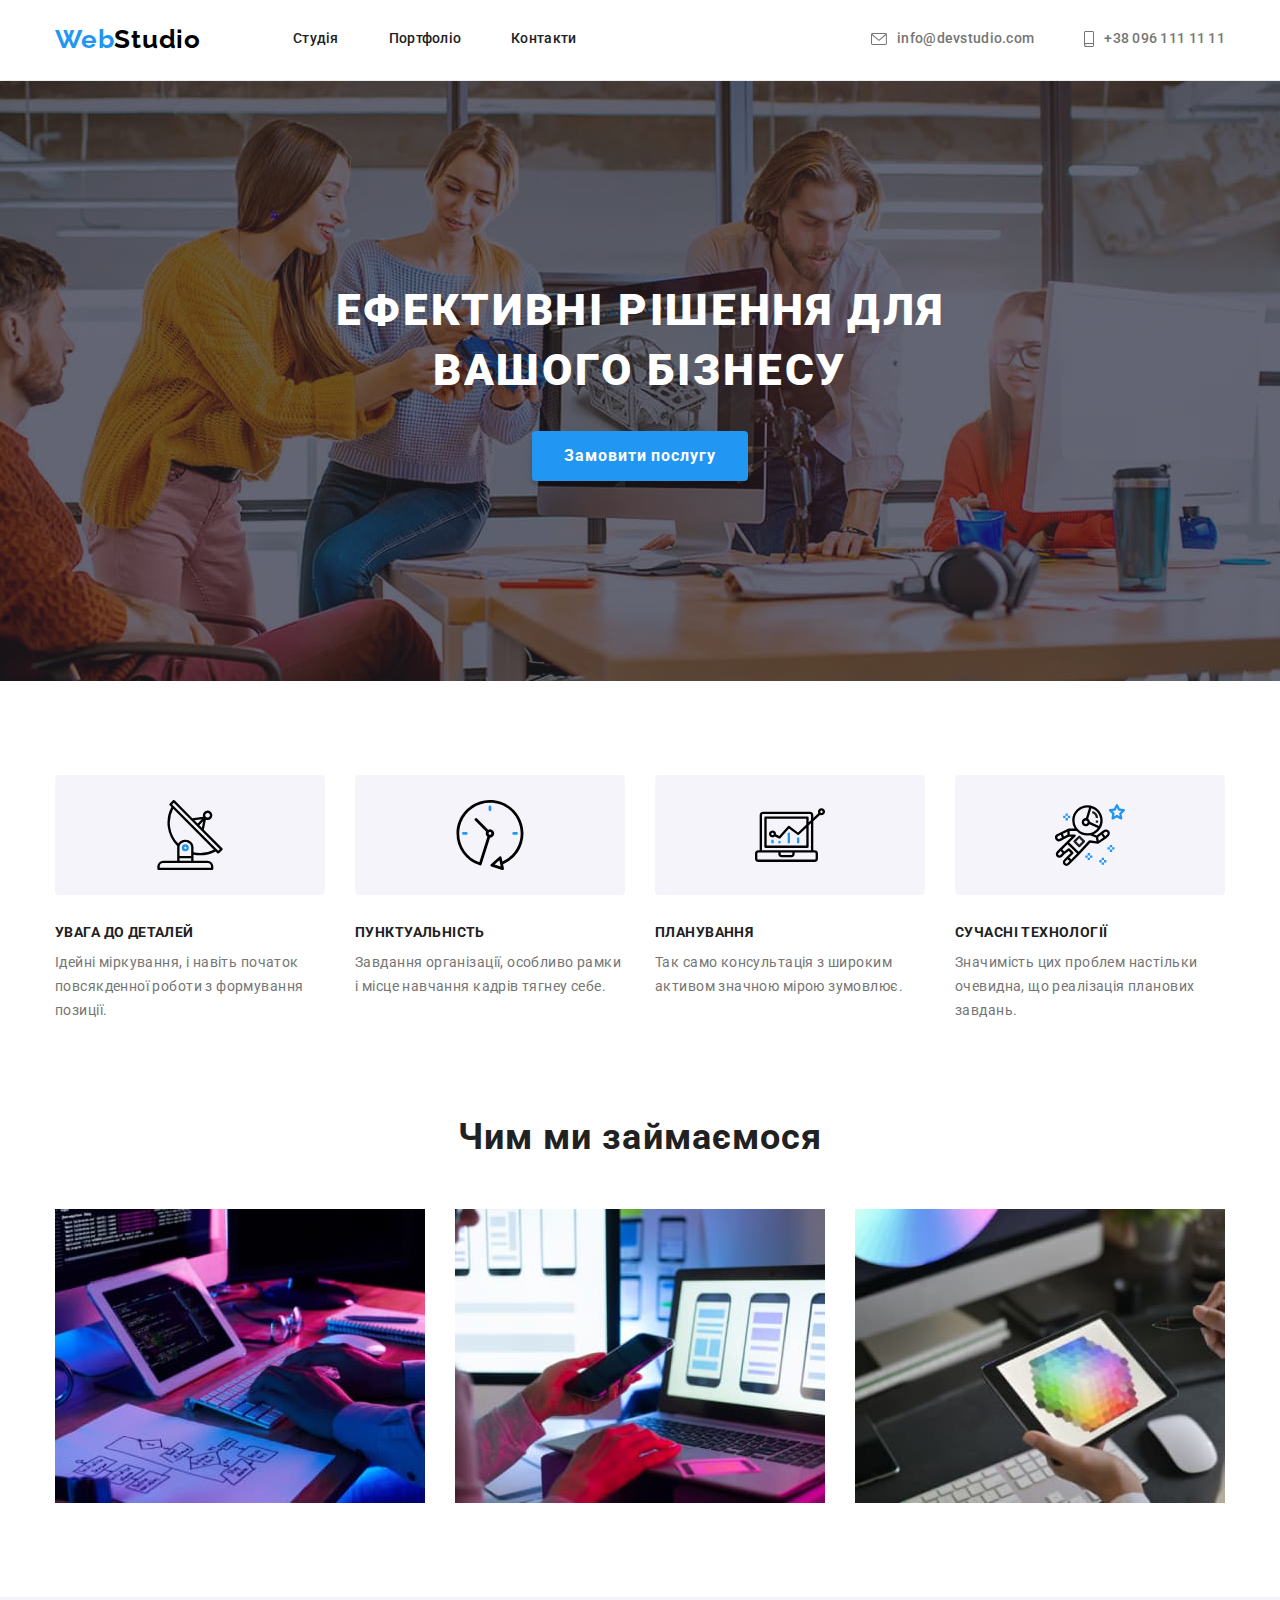
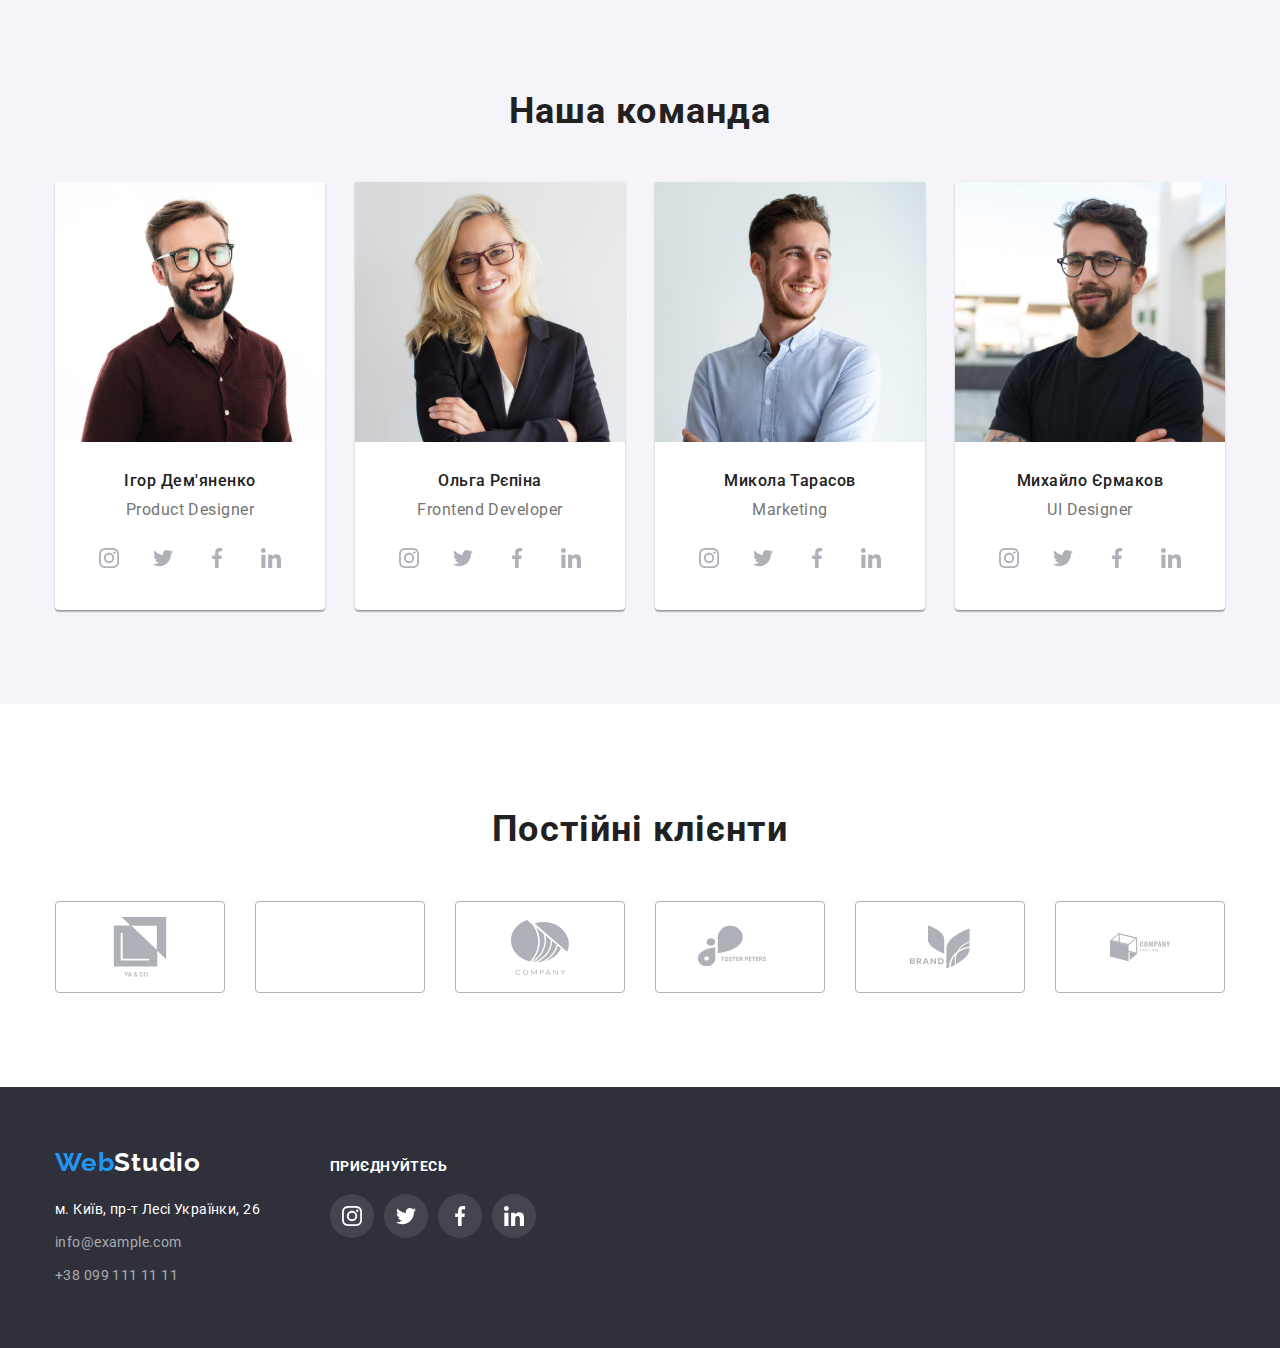
<file: index.html>
<!DOCTYPE html>
<html lang="uk">

<head>
  <meta charset="UTF-8" />
  <meta http-equiv="X-UA-Compatible" content="IE=edge" />
  <meta name="viewport" content="width=device-width, initial-scale=1.0" />
  <link rel="preconnect" href="https://fonts.googleapis.com">
  <link rel="preconnect" href="https://fonts.gstatic.com" crossorigin>
  <link href="https://fonts.googleapis.com/css2?family=Raleway:wght@700&family=Roboto:wght@400;500;700;900&display=swap" rel="stylesheet">
  <link rel="stylesheet" href="https://cdnjs.cloudflare.com/ajax/libs/modern-normalize/1.1.0/modern-normalize.css"
    integrity="sha512-Y0MM+V6ymRKN2zStTqzQ227DWhhp4Mzdo6gnlRnuaNCbc+YN/ZH0sBCLTM4M0oSy9c9VKiCvd4Jk44aCLrNS5Q==" crossorigin="anonymous"
    referrerpolicy="no-referrer" />
  <link rel="stylesheet" href="./css/styles.css" />
  <title>WebStudio</title>
</head>

<body>
  <header class="header">
    <div class="container">
      <div class="container-nav">
        <a class="header-logo link" href="./index.html" lang="en"><span class="logo">Web</span>Studio</a>
        <nav class="header-nav">
          <ul class="header-links list">
            <li class="header-item">
              <a class="header-link  link" href="./index.html">Студія</a>
            </li>
            <li class="header-item">
              <a class="header-link  link" href="./portfolio.html">Портфоліо</a>
            </li>
            <li class="header-item">
              <a class="header-link  link" href="">Контакти</a>
            </li>
          </ul>
        </nav>
        <div class="header-contacts">
          <a class="header-mail link" href="mailto:info@devstudio.com">
            <svg class="contacts-icon" width="16" height="12">
              <use href="./images/icon/icons.svg#icon-envelope"></use>
            </svg>
            info@devstudio.com
          </a>
          <a class="header-tel link" href="tel:+380961111111">
            <svg class="contacts-icon" width="10" height="16">
              <use href="./images/icon/icons.svg#icon-smartphone"></use>
            </svg>
            +38 096 111 11 11
          </a>
        </div>
      </div>
    </div>
  </header>
  <main>
    <section class="hero">
      <div class="container">
        <div class="hero-content">
          <h1 class="hero-title">Ефективні рішення для вашого бізнесу</h1>
          <button class="order-button button" type="button">Замовити послугу</button>
        </div>
      </div>
    </section>
    <section class="about">
      <div class="container">
        <ul class="about-list list">
          <li class="about-item">
            <div class="about-asset">
              <svg class="about-icon" width="70" height="70">
                <use href="./images/icon/icons.svg#icon-antenna"></use>
              </svg>
            </div>
            <h3 class="about-title">Увага до деталей</h3>
            <p class="about-text">Ідейні міркування, і навіть початок повсякденної роботи з формування позиції.</p>
          </li>
          <li class="about-item">
            <div class="about-asset">
              <svg class="icon" width="70" height="70">
                <use href="./images/icon/icons.svg#icon-clock"></use>
              </svg>
            </div>
            <h3 class="about-title">Пунктуальність</h3>
            <p class="about-text">Завдання організації, особливо рамки і місце навчання кадрів тягнеу себе.</p>
          </li>
          <li class="about-item">
            <div class="about-asset">
              <svg class="about-icon" width="70" height="70">
                <use href="./images/icon/icons.svg#icon-diagram"></use>
              </svg>
            </div>
            <h3 class="about-title">Планування</h3>
            <p class="about-text">Так само консультація з широким активом значною мірою зумовлює.</p>
          </li>
          <li class="about-item">
            <div class="about-asset">
              <svg class="about-icon" width="70" height="70">
                <use href="./images/icon/icons.svg#icon-astronaut"></use>
              </svg>
            </div>
            <h3 class="about-title">Сучасні технології</h3>
            <p class="about-text"> Значимість цих проблем настільки очевидна, що реалізація планових завдань. </p>
          </li>
        </ul>
      </div>
    </section>
    <section class="service">
      <div class="container">
        <h2 class="service-title">Чим ми займаємося</h2>
        <ul class="service-list list">
          <li class="service-item">
            <img src="./images/studio/work_img_1.jpg" alt="наша робота" width="370" height="294" />
          </li>
          <li class="service-item">
            <img src="./images/studio/work_img_2.jpg" alt="наша робота" width="370" height="294" />
          </li>
          <li class="service-item">
            <img src="./images/studio/work_img_3.jpg" alt="наша робота" width="370" height="294" />
          </li>
        </ul>
      </div>
    </section>
    <section class="teame">
      <div class="container">
        <h2 class="teame-title">Наша команда</h2>
        <ul class="teame-list list">
          <li class="teame-item">
            <img src="./images/studio/ihor_demyanenko.jpg" alt="Ігор Дем'яненко" width="270" height="260" />
            <div class="teame-description">
              <h3 class="teame-name">Ігор Дем'яненко</h3>
              <p class="teame-position" lang="en">Product Designer</p>
              <ul class="teame-social-list list">
                <li class="teame-social-item">
                  <a class="teame-social-link link" href="#">
                    <svg class="teame-social-icon" width="20" height="20">
                      <use href="./images/icon/icons.svg#icon-instagram"></use>
                    </svg>
                  </a>
                </li>
                <li class="teame-social-item">
                  <a class="teame-social-link link" href="#">
                    <svg class="teame-social-icon" width="20" height="20">
                      <use href="./images/icon/icons.svg#icon-twitter"></use>
                    </svg>
                  </a>
                </li>
                <li class="teame-social-item">
                  <a class="teame-social-link link" href="#">
                    <svg class="teame-social-icon" width="20" height="20">
                      <use href="./images/icon/icons.svg#icon-facebook"></use>
                    </svg>
                  </a>
                </li>
                <li class="teame-social-item">
                  <a class="teame-social-link link" href="#">
                    <svg class="teame-social-icon" width="20" height="20">
                      <use href="./images/icon/icons.svg#icon-linkedin"></use>
                    </svg>
                  </a>
                </li>
              </ul>
            </div>
          </li>
          <li class="teame-item">
            <img src="./images/studio/olga_repina.jpg" alt="Ольга Рєпіна" width="270" height="260" />
            <div class="teame-description">
              <h3 class="teame-name">Ольга Рєпіна</h3>
              <p class="teame-position" lang="en">Frontend Developer</p>
              <ul class="teame-social-list list">
                <li class="teame-social-item">
                  <a class="teame-social-link link" href="#">
                    <svg class="teame-social-icon" width="20" height="20">
                      <use href="./images/icon/icons.svg#icon-instagram"></use>
                    </svg>
                  </a>
                </li>
                <li class="teame-social-item">
                  <a class="teame-social-link link" href="#">
                    <svg class="teame-social-icon" width="20" height="20">
                      <use href="./images/icon/icons.svg#icon-twitter"></use>
                    </svg>
                  </a>
                </li>
                <li class="teame-social-item">
                  <a class="teame-social-link link" href="#">
                    <svg class="teame-social-icon" width="20" height="20">
                      <use href="./images/icon/icons.svg#icon-facebook"></use>
                    </svg>
                  </a>
                </li>
                <li class="teame-social-item">
                  <a class="teame-social-link link" href="#">
                    <svg class="teame-social-icon" width="20" height="20">
                      <use href="./images/icon/icons.svg#icon-linkedin"></use>
                    </svg>
                  </a>
                </li>
              </ul>
            </div>
          </li>
          <li class="teame-item">
            <img src="./images/studio/mykola_tarasov.jpg" alt="Микола Тарасов" width="270" height="260" />
            <div class="teame-description">
              <h3 class="teame-name">Микола Тарасов</h3>
              <p class="teame-position" lang="en">Marketing</p>
              <ul class="teame-social-list list">
                <li class="teame-social-item">
                  <a class="teame-social-link link" href="#">
                    <svg class="teame-social-icon" width="20" height="20">
                      <use href="./images/icon/icons.svg#icon-instagram"></use>
                    </svg>
                  </a>
                </li>
                <li class="teame-social-item">
                  <a class="teame-social-link link" href="#">
                    <svg class="teame-social-icon" width="20" height="20">
                      <use href="./images/icon/icons.svg#icon-twitter"></use>
                    </svg>
                  </a>
                </li>
                <li class="teame-social-item">
                  <a class="teame-social-link link" href="#">
                    <svg class="teame-social-icon" width="20" height="20">
                      <use href="./images/icon/icons.svg#icon-facebook"></use>
                    </svg>
                  </a>
                </li>
                <li class="teame-social-item">
                  <a class="teame-social-link link" href="#">
                    <svg class="teame-social-icon" width="20" height="20">
                      <use href="./images/icon/icons.svg#icon-linkedin"></use>
                    </svg>
                  </a>
                </li>
              </ul>
            </div>
          </li>
          <li class="teame-item">
            <img src="./images/studio/mykhailo_yermakov.jpg" alt="Михайло Єрмаков" width="270" height="260" />
            <div class="teame-description">
              <h3 class="teame-name">Михайло Єрмаков</h3>
              <p class="teame-position" lang="en">UI Designer</p>
              <ul class="teame-social-list list">
                <li class="teame-social-item">
                  <a class="teame-social-link link" href="#">
                    <svg class="teame-social-icon" width="20" height="20">
                      <use href="./images/icon/icons.svg#icon-instagram"></use>
                    </svg>
                  </a>
                </li>
                <li class="teame-social-item">
                  <a class="teame-social-link link" href="#">
                    <svg class="teame-social-icon" width="20" height="20">
                      <use href="./images/icon/icons.svg#icon-twitter"></use>
                    </svg>
                  </a>
                </li>
                <li class="teame-social-item">
                  <a class="teame-social-link link" href="#">
                    <svg class="teame-social-icon" width="20" height="20">
                      <use href="./images/icon/icons.svg#icon-facebook"></use>
                    </svg>
                  </a>
                </li>
                <li class="teame-social-item">
                  <a class="teame-social-link link" href="#">
                    <svg class="teame-social-icon" width="20" height="20">
                      <use href="./images/icon/icons.svg#icon-linkedin"></use>
                    </svg>
                  </a>
                </li>
              </ul>
            </div>
          </li>
        </ul>
      </div>
    </section>
    <section class="customers">
      <div class="container">
        <p class="customers-title">Постійні клієнти</p>
        <ul class="customers-list list">
          <li class="customers-item">
            <a class="customers-logo link" href="#">
              <svg class="customers-icon" width="106" height="60">
                <use href="./images/icon/icons.svg#icon-ya-go"></use>
              </svg>
            </a>
          </li>
          <li class="customers-item">
            <a class="customers-logo link" href="#">
              <svg class="customers-icon" width="106" height="60">
                <use href="./images/icon/icons.svg#icon-tangline"></use>
              </svg>
            </a>
          </li>
          <li class="customers-item">
            <a class="customers-logo link" href="#">
              <svg class="customers-icon" width="106" height="60">
                <use href="./images/icon/icons.svg#icon-company"></use>
              </svg>
            </a>
          </li>
          <li class="customers-item">
            <a class="customers-logo link" href="#">
              <svg class="customers-icon" width="106" height="60">
                <use href="./images/icon/icons.svg#icon-foster-peters"></use>
              </svg>
            </a>
          </li>
          <li class="customers-item">
            <a class="customers-logo link" href="#">
              <svg class="customers-icon" width="106" height="60">
                <use href="./images/icon/icons.svg#icon-brand"></use>
              </svg>
            </a>
          </li>
          <li class="customers-item">
            <a class="customers-logo link" href="#">
              <svg class="customers-icon" width="106" height="60">
                <use href="./images/icon/icons.svg#icon-tag-line"></use>
              </svg>
            </a>
          </li>
        </ul>
      </div>
    </section>
  </main>
  <footer class="footer">
    <div class="container">
      <div class="footer-container">
        <div class="address-container">
          <a class="footer-logo link" href="./index.html" lang="en"><span class="logo">Web</span>Studio</a>
          <address class="address">
            <ul class="address-list list">
              <li class="address-item">
                <a class="location link" href="https://goo.gl/maps/LfauJa5VRaeRKDNr9">м. Київ, пр-т Лесі Українки, 26</a>
              </li>
              <li class="address-item">
                <a class="footer-mail link" href="mailto:info@example.com">info@example.com</a>
              </li>
              <li class="address-item">
                <a class="footer-tel link" href="tel:+380991111111">+38 099 111 11 11</a>
              </li>
            </ul>
          </address>
        </div>
        <div class="social-container">
          <p class="social-title">приєднуйтесь</p>
          <ul class="social-list list">
            <li class="social-item">
              <a class="social-link link" href="#">
                <svg class="social-icon" width="20" height="20">
                  <use href="./images/icon/icons.svg#icon-instagram"></use>
                </svg>
              </a>
            </li>
            <li class="social-item">
              <a class="social-link link" href="#">
                <svg class="social-icon" width="20" height="20">
                  <use href="./images/icon/icons.svg#icon-twitter"></use>
                </svg>
              </a>
            </li>
            <li class="social-item">
              <a class="social-link link" href="#">
                <svg class="social-icon" width="20" height="20">
                  <use href="./images/icon/icons.svg#icon-facebook"></use>
                </svg>
              </a>
            </li>
            <li class="social-item">
              <a class="social-link link" href="#">
                <svg class="social-icon" width="20" height="20">
                  <use href="./images/icon/icons.svg#icon-linkedin"></use>
                </svg>
              </a>
            </li>
          </ul>
        </div>
      </div>
    </div>
  </footer>
</body>

</html>
</file>
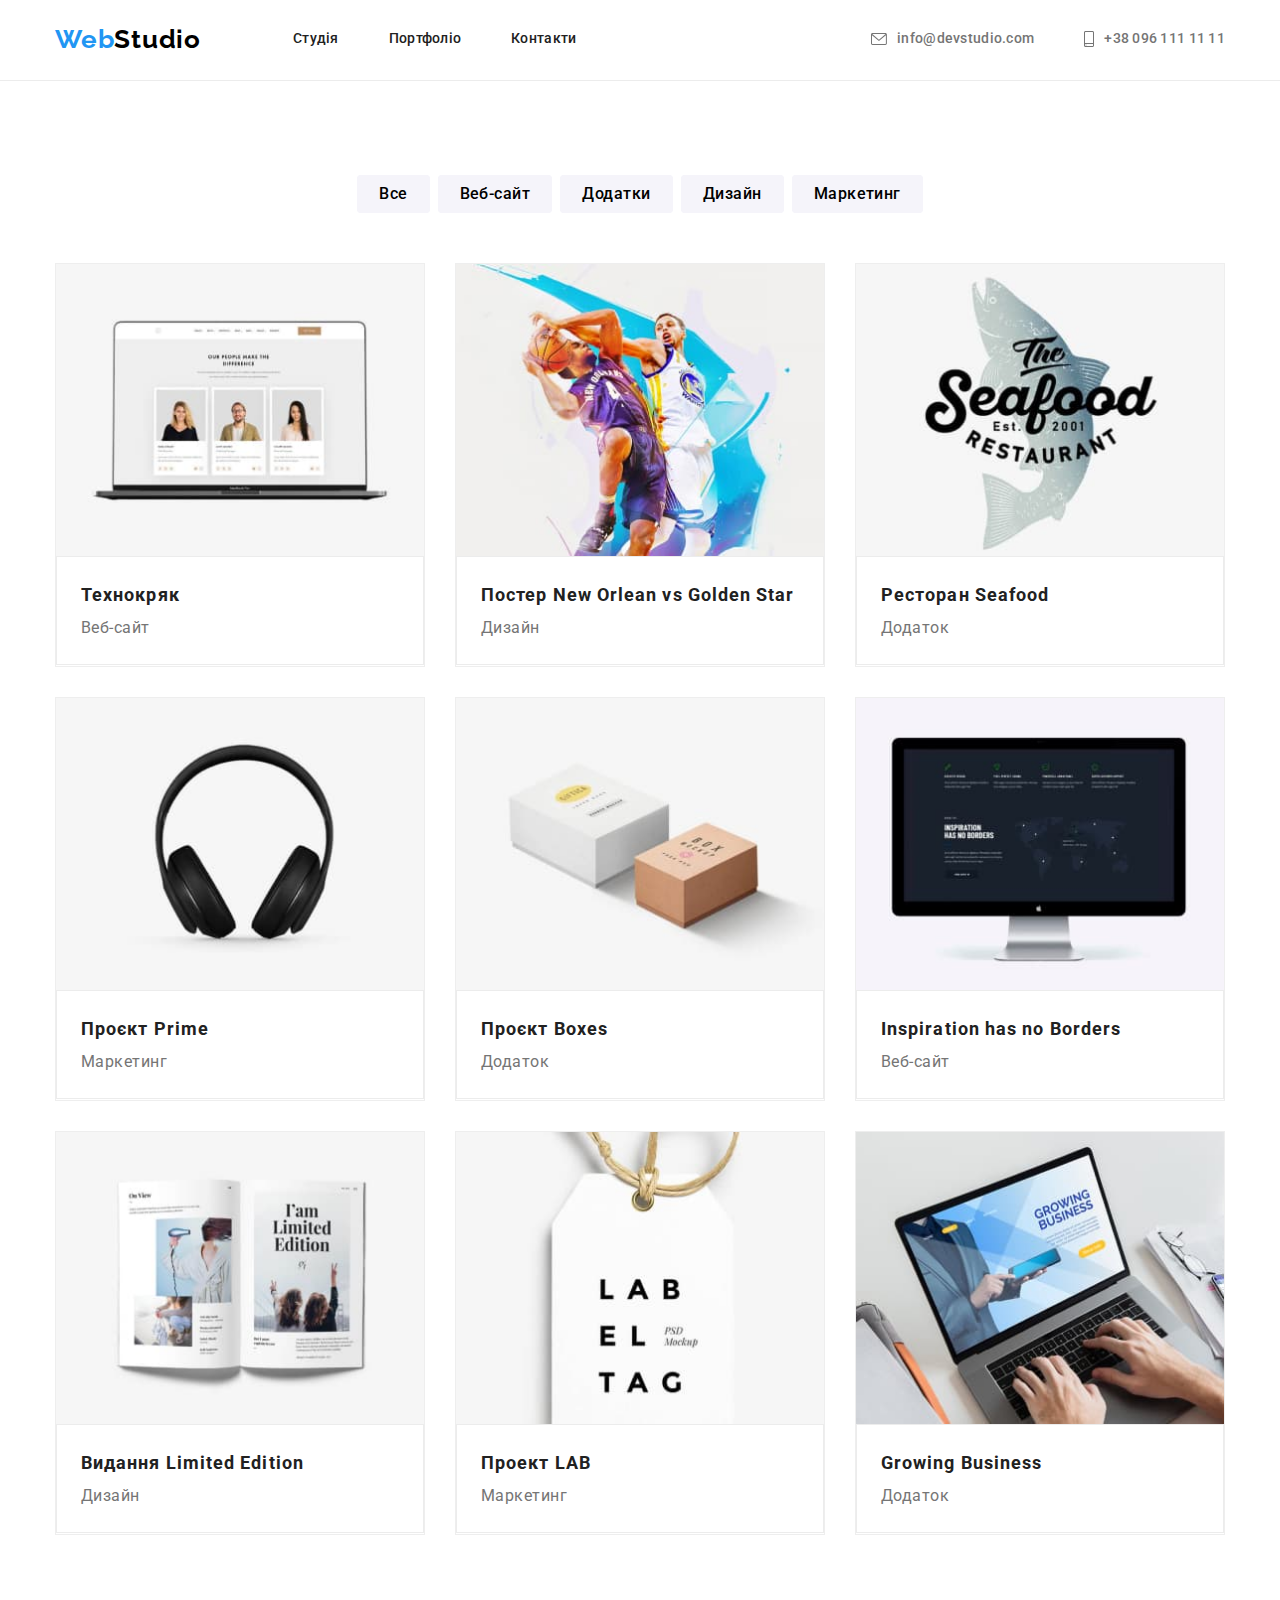
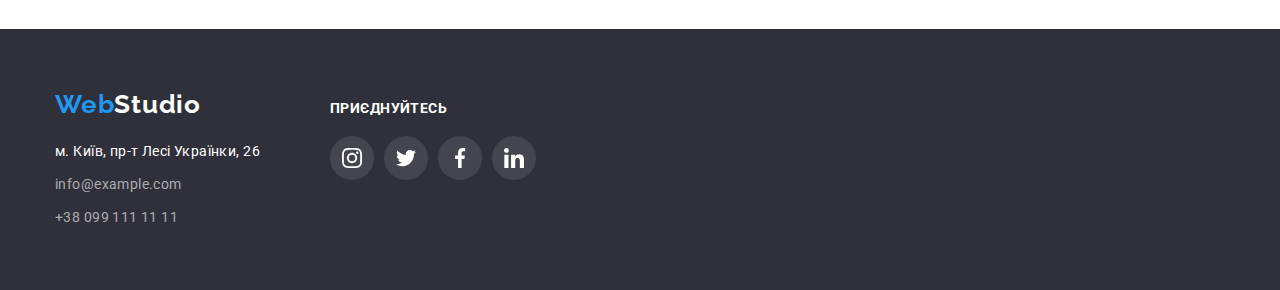
<file: portfolio.html>
<!DOCTYPE html>
<html lang="uk">

<head>
  <meta charset="UTF-8" />
  <meta http-equiv="X-UA-Compatible" content="IE=edge" />
  <meta name="viewport" content="width=device-width, initial-scale=1.0" />
  <link rel="preconnect" href="https://fonts.googleapis.com">
  <link rel="preconnect" href="https://fonts.gstatic.com" crossorigin>
  <link href="https://fonts.googleapis.com/css2?family=Raleway:wght@700&family=Roboto:wght@400;500;700;900&display=swap" rel="stylesheet">
  <link rel="stylesheet" href="https://cdnjs.cloudflare.com/ajax/libs/modern-normalize/1.1.0/modern-normalize.css"
    integrity="sha512-Y0MM+V6ymRKN2zStTqzQ227DWhhp4Mzdo6gnlRnuaNCbc+YN/ZH0sBCLTM4M0oSy9c9VKiCvd4Jk44aCLrNS5Q==" crossorigin="anonymous"
    referrerpolicy="no-referrer" />
  <link rel="stylesheet" href="./css/styles.css" />
  <title>WebStudio</title>
</head>

<body>
  <header class="header">
    <div class="container">
      <div class="container-nav">
        <a class="header-logo link" href="./index.html" lang="en"><span class="logo">Web</span>Studio</a>
        <nav class="header-nav">
          <ul class="header-links list">
            <li class="header-item">
              <a class="header-link  link" href="./index.html">Студія</a>
            </li>
            <li class="header-item">
              <a class="header-link  link" href="./portfolio.html">Портфоліо</a>
            </li>
            <li class="header-item">
              <a class="header-link  link" href="">Контакти</a>
            </li>
          </ul>
        </nav>
        <div class="header-contacts">
          <a class="header-mail link" href="mailto:info@devstudio.com">
            <svg class="contacts-icon" width="16" height="12">
              <use href="./images/icon/icons.svg#icon-envelope"></use>
            </svg>
            info@devstudio.com
          </a>
          <a class="header-tel link" href="tel:+380961111111">
            <svg class="contacts-icon" width="10" height="16">
              <use href="./images/icon/icons.svg#icon-smartphone"></use>
            </svg>
            +38 096 111 11 11
          </a>
        </div>
      </div>
    </div>
  </header>
  <main>
    <section class="ordinary link">
      <div class="container">
        <h1 class="ordinary-title">Портфоліо</h1>
        <ul class="ordinary-nav list">
          <li class="ordinary-nav-item">
            <button class="ordinary-button button link" type="button">Все</button>
          </li>
          <li class="ordinary-nav-item">
            <button class="ordinary-button button link" type="button">Веб-сайт</button>
          </li>
          <li class="ordinary-nav-item">
            <button class="ordinary-button button link" type="button">Додатки</button>
          </li>
          <li class="ordinary-nav-item">
            <button class="ordinary-button button link" type="button">Дизайн</button>
          </li>
          <li class="ordinary-nav-item">
            <button class="ordinary-button button link" type="button">Маркетинг</button>
          </li>
        </ul>
        <ul class="ordinary-list list">
          <li class="ordinary-item">
            <a href="#" class="ordinary-link link">
              <img src="./images/portfolio/tehnokryak.jpg" alt="">
              <div class="ordinary-description">
                <h2 class="ordinary-name link">Технокряк</h2>
                <p class="ordinary-positio link">Веб-сайт</p>
              </div>
            </a>
          </li>
          <li class="ordinary-item">
            <a href="#" class="ordinary-link link">
              <img src="./images/portfolio/poster.jpg" alt="">
              <div class="ordinary-description">
                <h2 class="ordinary-name">Постер <span lang="en">New Orlean vs Golden Star</span></h2>
                <p class="ordinary-positio">Дизайн</p>
              </div>
            </a>
          </li>
          <li class="ordinary-item">
            <a href="#" class="ordinary-link link">
              <img src="./images/portfolio/seqafood.jpg" alt="">
              <div class="ordinary-description">
                <h2 class="ordinary-name">Ресторан <span lang="en">Seafood</span></h2>
                <p class="ordinary-positio">Додаток</p>
              </div>
            </a>
          </li>
          <li class="ordinary-item">
            <a href="#" class="ordinary-link link">
              <img src="./images/portfolio/prime_project.jpg" alt="">
              <div class="ordinary-description">
                <h2 class="ordinary-name">Проєкт <span lang="en">Prime</span></h2>
                <p class="ordinary-positio">Маркетинг</p>
              </div>
            </a>
          </li>
          <li class="ordinary-item">
            <a href="#" class="ordinary-link link">
              <img src="./images/portfolio/boxe_project.jpg" alt="">
              <div class="ordinary-description">
                <h2 class="ordinary-name">Проєкт <span lang="en">Boxes</span></h2>
                <p class="ordinary-positio">Додаток</p>
              </div>
            </a>
          </li>
          <li class="ordinary-item">
            <a href="#" class="ordinary-link link">
              <img src="./images/portfolio/inspiration.jpg" alt="">
              <div class="ordinary-description">
                <h2 class="ordinary-name" lang="en">Inspiration has no Borders</h2>
                <p class="ordinary-positio">Веб-сайт</p>
              </div>
            </a>
          </li>
          <li class="ordinary-item">
            <a href="#" class="ordinary-link link">
              <img src="./images/portfolio/limited_edition.jpg" alt="">
              <div class="ordinary-description">
                <h2 class="ordinary-name">Видання <span lang="en">Limited Edition</span></h2>
                <p class="ordinary-positio">Дизайн</p>
              </div>
            </a>
          </li>
          <li class="ordinary-item">
            <a href="#" class="ordinary-link link">
              <img src="./images/portfolio/lab_project.jpg" alt="">
              <div class="ordinary-description">
                <h2 class="ordinary-name">Проект <span lang="en">LAB</span></h2>
                <p class="ordinary-positio">Маркетинг</p>
              </div>
            </a>
          </li>
          <li class="ordinary-item">
            <a href="#" class="ordinary-link link">
              <img src="./images/portfolio/growing_business.jpg" alt="">
              <div class="ordinary-description">
                <h2 class="ordinary-name" lang="en">Growing Business</h2>
                <p class="ordinary-positio">Додаток</p>
              </div>
            </a>
          </li>
        </ul>
      </div>
    </section>
  </main>
  <footer class="footer">
    <div class="container">
      <div class="footer-container">
        <div class="address-container">
          <a class="footer-logo link" href="./index.html" lang="en"><span class="logo">Web</span>Studio</a>
          <address class="address">
            <ul class="address-list list">
              <li class="address-item">
                <a class="location link" href="https://goo.gl/maps/LfauJa5VRaeRKDNr9">м. Київ, пр-т Лесі Українки, 26</a>
              </li>
              <li class="address-item">
                <a class="footer-mail link" href="mailto:info@example.com">info@example.com</a>
              </li>
              <li class="address-item">
                <a class="footer-tel link" href="tel:+380991111111">+38 099 111 11 11</a>
              </li>
            </ul>
          </address>
        </div>
        <div class="social-container">
          <p class="social-title">приєднуйтесь</p>
          <ul class="social-list list">
            <li class="social-item">
              <a class="social-link link" href="#">
                <svg class="social-icon" width="20" height="20">
                  <use href="./images/icon/icons.svg#icon-instagram"></use>
                </svg>
              </a>
            </li>
            <li class="social-item">
              <a class="social-link link" href="#">
                <svg class="social-icon" width="20" height="20">
                  <use href="./images/icon/icons.svg#icon-twitter"></use>
                </svg>
              </a>
            </li>
            <li class="social-item">
              <a class="social-link link" href="#">
                <svg class="social-icon" width="20" height="20">
                  <use href="./images/icon/icons.svg#icon-facebook"></use>
                </svg>
              </a>
            </li>
            <li class="social-item">
              <a class="social-link link" href="#">
                <svg class="social-icon" width="20" height="20">
                  <use href="./images/icon/icons.svg#icon-linkedin"></use>
                </svg>
              </a>
            </li>
          </ul>
        </div>
      </div>
    </div>
  </footer>
</body>

</html>
</file>
<file: css/styles.css>
:root {
  --accent-color: #2196f3;
  --normal-color: #ffffff;
  --primary-color: #212121;
  --minor-color: #757575;
  --secondary-color: #f5f4fa;
}

*,
*::before,
*::after {
  box-sizing: border-box;
}

p,
h1,
h2,
h3,
h4,
h5,
h6 {
  margin: 0;
}

ul {
  margin: 0;
  padding: 0;
}

button {
  cursor: pointer;
}

address {
  font-style: normal;
}

img {
  display: block;
  max-width: 100%;
  height: auto;
}

body {
  font-family: "Raleway", sans-serif;
  font-family: "Roboto", sans-serif;
}

.list {
  list-style: none;
}

.link {
  text-decoration: none;
}

.container {
  width: 1200px;
  padding-left: 15px;
  padding-right: 15px;
  margin: 0 auto;
  /* outline: 2px solid red; */
}

section {
  padding-top: 94px;
  padding-bottom: 94px;
}

.button {
  font-family: inherit;
  border: none;
  cursor: pointer;
  font-size: 16px;
  filter: drop-shadow (0px 4px 4px rgba(0, 0, 0, 0.25));
}



/*
----------------------------------------------------
-----------------------HEADER-----------------------
----------------------------------------------------
*/



.header {
  padding-top: 24px;
  padding-bottom: 25px;
  border-bottom: 1px solid #ECECEC
}

.container-nav {
  display: flex;
  align-items: center;
}

.header-logo {
  width: 145px;
  margin-right: 93px;
  font-family: "Raleway", sans-serif;
  font-weight: 700;
  font-size: 26px;
  line-height: 1.19;
  letter-spacing: 0.03em;
  color: #000000;
}

.logo {
  font-family: "Raleway", sans-serif;
  font-weight: 700;
  font-size: 26px;
  line-height: 1.19;
  letter-spacing: 0.03em;
  color: var(--accent-color);
}

.header-nav {
  width: 281px;
}

.header-links {
  display: flex;
  gap: 50px;
  font-weight: 500;
  font-size: 14px;
  line-height: 1.14;
  letter-spacing: 0.02em;
  color: var(--primary-color);
}

.header-link {
  font-weight: 500;
  font-size: 14px;
  line-height: 1.14;
  letter-spacing: 0.02em;
  color: var(--primary-color);
}

.header-contacts {
  display: flex;
  margin-left: auto;
}

.header-mail,
.header-tel {
  font-weight: 500;
  font-size: 14px;
  line-height: 1.14;
  letter-spacing: 0.02em;
  color: var(--minor-color);
}

.header-mail {
  margin-right: 50px;
  display: flex;
  flex-direction: row;
  align-items: center;
}

.header-tel {
  display: flex;
  flex-direction: row;
  align-items: center;
}

.header-link:hover,
.header-link:focus,
.header-mail:hover,
.header-mail:focus,
.header-tel:hover,
.header-tel:focus {
  color: var(--accent-color);
}

.contacts-icon:hover .contacts-icon,
.contacts-icon:focus .contacts-icon {
  fill: var(--accent-color);
}

.contacts-icon {
  margin-right: 10px;
  fill: currentColor
}



/*
----------------------------------------------------
-----------------------HERO-------------------------
----------------------------------------------------
*/



.hero {
  padding-top: 200px;
  padding-bottom: 200px;
  background: #C4C4C4;
  background-repeat: no-repeat;
  background-position: center;
  background-size: cover;
  background-image:
    linear-gradient(rgba(47, 48, 58, 0.4),
      rgba(47, 48, 58, 0.4)),
    url(../images/studio/bg-Img.jpg);
  display: flex;
  align-items: center;
  max-width: 1600px;
  margin: 0 auto;
}

.hero-content {
  display: flex;
  flex-direction: column;
  align-items: center;
}

.hero-title {
  width: 696px;
  height: 120px;
  margin-bottom: 30px;
  font-weight: 900;
  font-size: 44px;
  line-height: 1.36;
  text-align: center;
  letter-spacing: 0.06em;
  text-transform: uppercase;
  color: var(--normal-color);
}

.order-button {
  width: 216px;
  height: 50px;
  font-weight: 700;
  font-size: 16px;
  line-height: 1.88;
  letter-spacing: 0.06em;
  color: var(--normal-color);
  background: var(--accent-color);
  box-shadow: 0px 4px 4px rgba(0, 0, 0, 0.15);
  border-radius: 4px;
}

.order-button:hover,
.order-button:focus {
  color: var(--normal-color);
  background-color: #188ce8;
}



/*
----------------------------------------------------
-----------------------ABOUT------------------------
----------------------------------------------------
*/



.about-list {
  display: flex;
  width: 1170px;
}

.about-list li:last-child {
  margin: 0;
}

.about-item {
  display: flex;
  flex-direction: column;
  margin-right: 30px;
  width: 270px;
}

.about-title {
  max-width: 270px;
  height: 16px;
  margin-bottom: 10px;
  font-weight: 700;
  font-size: 14px;
  line-height: 1.14;
  letter-spacing: 0.03em;
  text-transform: uppercase;
  color: var(--primary-color);
}

.about-text {
  max-width: 270px;
  font-size: 14px;
  line-height: 1.71;
  letter-spacing: 0.03em;
  color: var(--minor-color);
}


.about-asset {
  display: flex;
  justify-content: center;
  flex-direction: column;
  align-items: center;
  height: 120px;
  margin-bottom: 30px;
  background: var(--secondary-color);
  border-radius: 4px;
}


/*
----------------------------------------------------
-----------------------SERVICE-----------------------
----------------------------------------------------
*/



.service {
  padding-top: 0;
}

.service-title {
  margin-bottom: 50px;
  font-weight: 700;
  font-size: 36px;
  line-height: 1.16;
  text-align: center;
  letter-spacing: 0.03em;
  color: var(--primary-color);
}

.service-list {
  display: flex;
  gap: 30px;
}



/*
---------------------------------------------------
-----------------------TEAME-----------------------
---------------------------------------------------
*/




.teame {
  background: var(--secondary-color);
}

.teame-title {
  margin-bottom: 50px;
  font-weight: 700;
  font-size: 36px;
  line-height: 1.16;
  text-align: center;
  letter-spacing: 0.03em;
  color: var(--primary-color);
}

.teame-list {
  display: flex;
  gap: 30px;
}

.teame-item {
  width: 270px;
  left: 515px;
  top: 1771px;
  background: var(--normal-color);
  box-shadow:
    0px 1px 3px rgba(0, 0, 0, 0.12),
    0px 1px 1px rgba(0, 0, 0, 0.14),
    0px 2px 1px rgba(0, 0, 0, 0.2);
  border-radius: 0px 0px 4px 4px;
}

.teame-description {
  padding: 30px 0 30px 0;
  display: flex;
  flex-direction: column;
  align-items: center;
}

.teame-name {
  margin-bottom: 10px;
  font-weight: 500;
  font-size: 16px;
  line-height: 1.18;
  text-align: center;
  letter-spacing: 0.03em;
  color: var(--primary-color);
}

.teame-position {
  font-size: 16px;
  line-height: 1.18;
  text-align: center;
  letter-spacing: 0.03em;
  color: var(--minor-color);
  margin-bottom: 16px;
}

.teame-social-list {
  display: flex;
  gap: 10px;
}

.teame-social-item {
  display: flex;
  justify-content: center;
  gap: 10px;
}

.teame-social-link {
  width: 44px;
  height: 44px;
  border-radius: 50%;
  background-color:
    rgba(255, 255, 255, 0.1);
  display: flex;
  align-items: center;
  justify-content: center;
  outline: none;
}

.teame-social-link:hover,
.teame-social-link:focus {
  background-color: var(--accent-color);
}

.teame-social-icon {
  fill: #AFB1B8;
}

.teame-social-link:hover .teame-social-icon,
.teame-social-link:focus .teame-social-icon {
  fill: var(--normal-color);

}



/*
----------------------------------------------------
-----------------------CUSTOMERS--------------------
----------------------------------------------------
*/



.customers {
  padding: 0;
  padding-top: 105px;
  padding-bottom: 94px;
}

.customers-title {
  font-family: 'Roboto';
  font-style: normal;
  font-weight: 700;
  font-size: 36px;
  line-height: 1.16;
  text-align: center;
  letter-spacing: 0.03em;
  color: var(--primary-color);
  margin-bottom: 50px;
}

.customers-list {
  display: flex;
  flex-direction: row;
  align-items: center;
  gap: 30px;
}

.customers-logo {
  box-sizing: border-box;
  width: 170px;
  height: 92px;
  border: 1px solid #AFB1B8;
  border-radius: 4px;
  display: flex;
  align-items: center;
  justify-content: center;
  outline: none;
}

.customers-logo:hover,
.customers-logo:focus {
  fill: var(--accent-color);
  border: 1px solid var(--accent-color)
}

.customers-icon {
  fill: #AFB1B8;
}

.customers-logo:hover .customers-icon,
.customers-logo:focus .customers-icon {
  fill: var(--accent-color);
}



/*
----------------------------------------------------
-----------------------PORTFOLIO--------------------
----------------------------------------------------
*/



.ordinary link {
  border: 1px solid #ECECEC;
}

.ordinary-title {
  position: absolute;
  white-space: nowrap;
  width: 1px;
  height: 1px;
  overflow: hidden;
  border: 0;
  padding: 0;
  clip: rect(0 0 0 0);
  clip-path: inset(50%);
  margin: -1px;
}

.ordinary-nav {
  display: flex;
  justify-content: center;
  margin: 0 0 50px 0;
  gap: 8px;
}

.ordinary-nav-item {
  background: var(--secondary-color);
  border-radius: 4px;
}

.ordinary-list {
  display: flex;
  flex-wrap: wrap;
  justify-content: center;
  gap: 30px;
}

.ordinary-button {
  font-weight: 500;
  line-height: 1.63;
  letter-spacing: 0.03em;
  color: inherit;
  background-color: var(--secondary-color);
  filter: none;
  padding: 6px 22px;
  border-radius: 4px;
}

.ordinary-button:hover,
.ordinary-button:focus {
  color: var(--normal-color);
  background-color: var(--accent-color);
  box-shadow: 0px 3px 1px rgba(0, 0, 0, 0.1), 0px 1px 2px rgba(0, 0, 0, 0.08), 0px 2px 2px rgba(0, 0, 0, 0.12);
  ;
}

.ordinary-item {
  width: 370px;
  height: 404px;
  background: var(--normal-color);
  border: 1px solid #EEEEEE;
}

.ordinary-link {
  display: block;
}

.ordinary-link:hover,
.ordinary-link:focus {
  box-shadow:
    0px 1px 1px rgba(0, 0, 0, 0.12),
    0px 4px 4px rgba(0, 0, 0, 0.06),
    1px 4px 6px rgba(0, 0, 0, 0.16);
}

.ordinary-description {
  border: 1px solid #ECECEC;
  padding: 20px 24px;
}

.ordinary-name {
  font-size: 18px;
  line-height: 2;
  letter-spacing: 0.06em;
  color: var(--primary-color);
}

.ordinary-positio {
  font-size: 16px;
  line-height: 1.88;
  letter-spacing: 0.03em;
  color: var(--minor-color);
}



/*
----------------------------------------------------
-----------------------FOOTER-----------------------
----------------------------------------------------
*/



.footer {
  background: #2f303a;
  margin: 0 auto;
  padding-top: 60px;
  padding-bottom: 60px;
}

.footer-container {
  display: flex;
  align-items: baseline;
  gap: 70px;
}

.address-container {
  display: flex;
  flex-direction: column;
  gap: 20px;
}

.footer-logo {
  font-family: "Raleway", sans-serif;
  font-weight: 700;
  font-size: 26px;
  line-height: 1.19;
  letter-spacing: 0.03em;
  color: var(--normal-color);
}

.address-list {
  display: flex;
  flex-direction: column;
  gap: 9px;
}

.location {
  font-size: 14px;
  line-height: 1.71;
  letter-spacing: 0.03em;
  color: var(--normal-color);
}

.location:hover,
.location:focus,
.footer-tel:hover,
.footer-mail:hover,
.footer-tel:focus,
.footer-mail:focus {
  color: var(--accent-color);
}

.footer-mail,
.footer-tel {
  font-size: 14px;
  line-height: 1.71;
  letter-spacing: 0.03em;
  color: rgba(255, 255, 255, 0.6);
}

.social-title {
  list-style: none;
  font-family: 'Roboto';
  font-style: normal;
  font-weight: 700;
  font-size: 14px;
  line-height: 16px;
  letter-spacing: 0.03em;
  text-transform: uppercase;
  color: var(--normal-color);
  margin-bottom: 20px;
}

.social-list {
  display: flex;
  gap: 10px;
}

.social-item {
  display: flex;
  justify-content: center;
  gap: 10px;
}

.social-link {
  width: 44px;
  height: 44px;
  border-radius: 50%;
  background-color:
    rgba(255, 255, 255, 0.1);
  display: flex;
  align-items: center;
  justify-content: center;
  outline: none;
}

.social-link:hover,
.social-link:focus {
  background-color: var(--accent-color);
}

.social-icon {
  fill: var(--normal-color);
}
</file>
